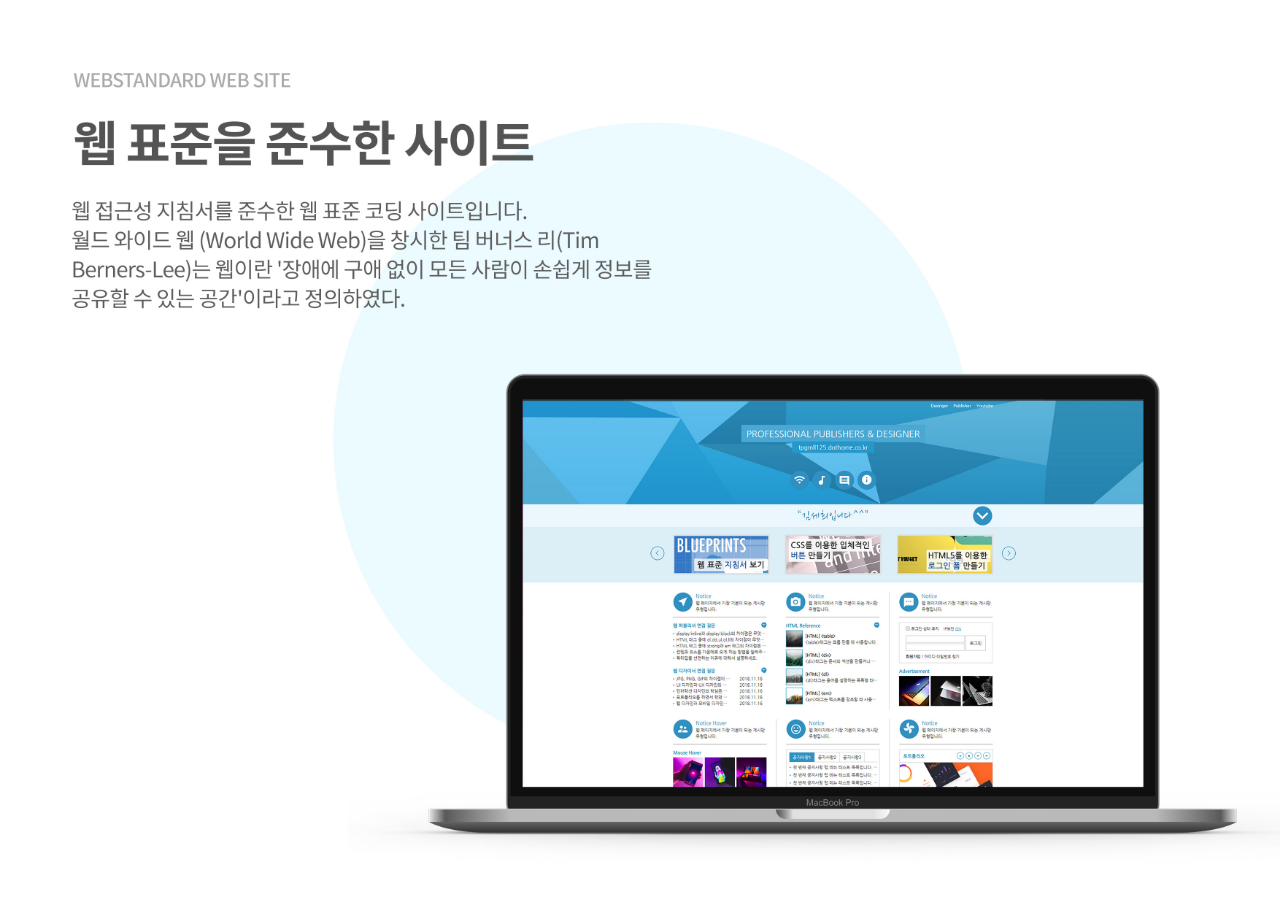
<file: popup.html>
<!DOCTYPE html>
<html lang="ko">
<head>
	<meta charset="UTF-8">
	<title>Document</title>
	<style>
		* {margin: 0; padding: 0;}
		img {width: 100%;}
	</style>
</head>
<body>
	<div>
		<img src="img/webstandard02.jpg" alt="웹 표준">
	</div>
</body>
</html>
</file>
